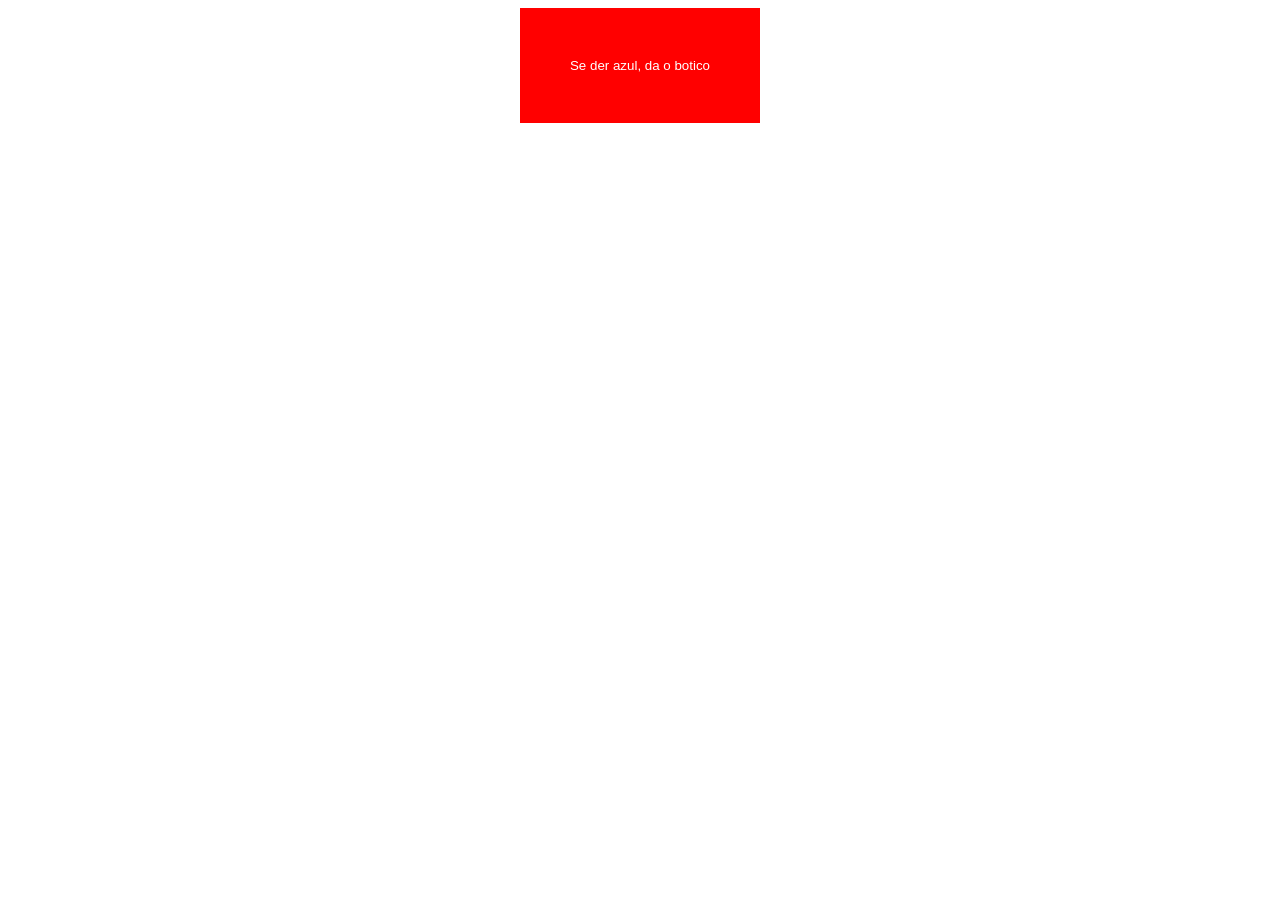
<file: LabProgWeb/Aula 1/index.html>
<!DOCTYPE html>
<html lang="pt-br">
<head>
    <meta name="viewport" content="width=device-width, initial-scale=1.0">
    <title>Teste Aula 1</title>
    <style>
        button {
            background-color: red;
            color: white;
            padding: 50px 50px;
            border: none;
            cursor: pointer;
            margin: 0 auto;
            display: block;
        }
    </style>
</head>
<body>
    <button onclick="mudarCor()">Se der azul, da o botico</button>
    <script>
        function mudarCor() {
            document.querySelector('button').style.backgroundColor = 'blue';

        }
    </script>
</body>        
</html>
</file>
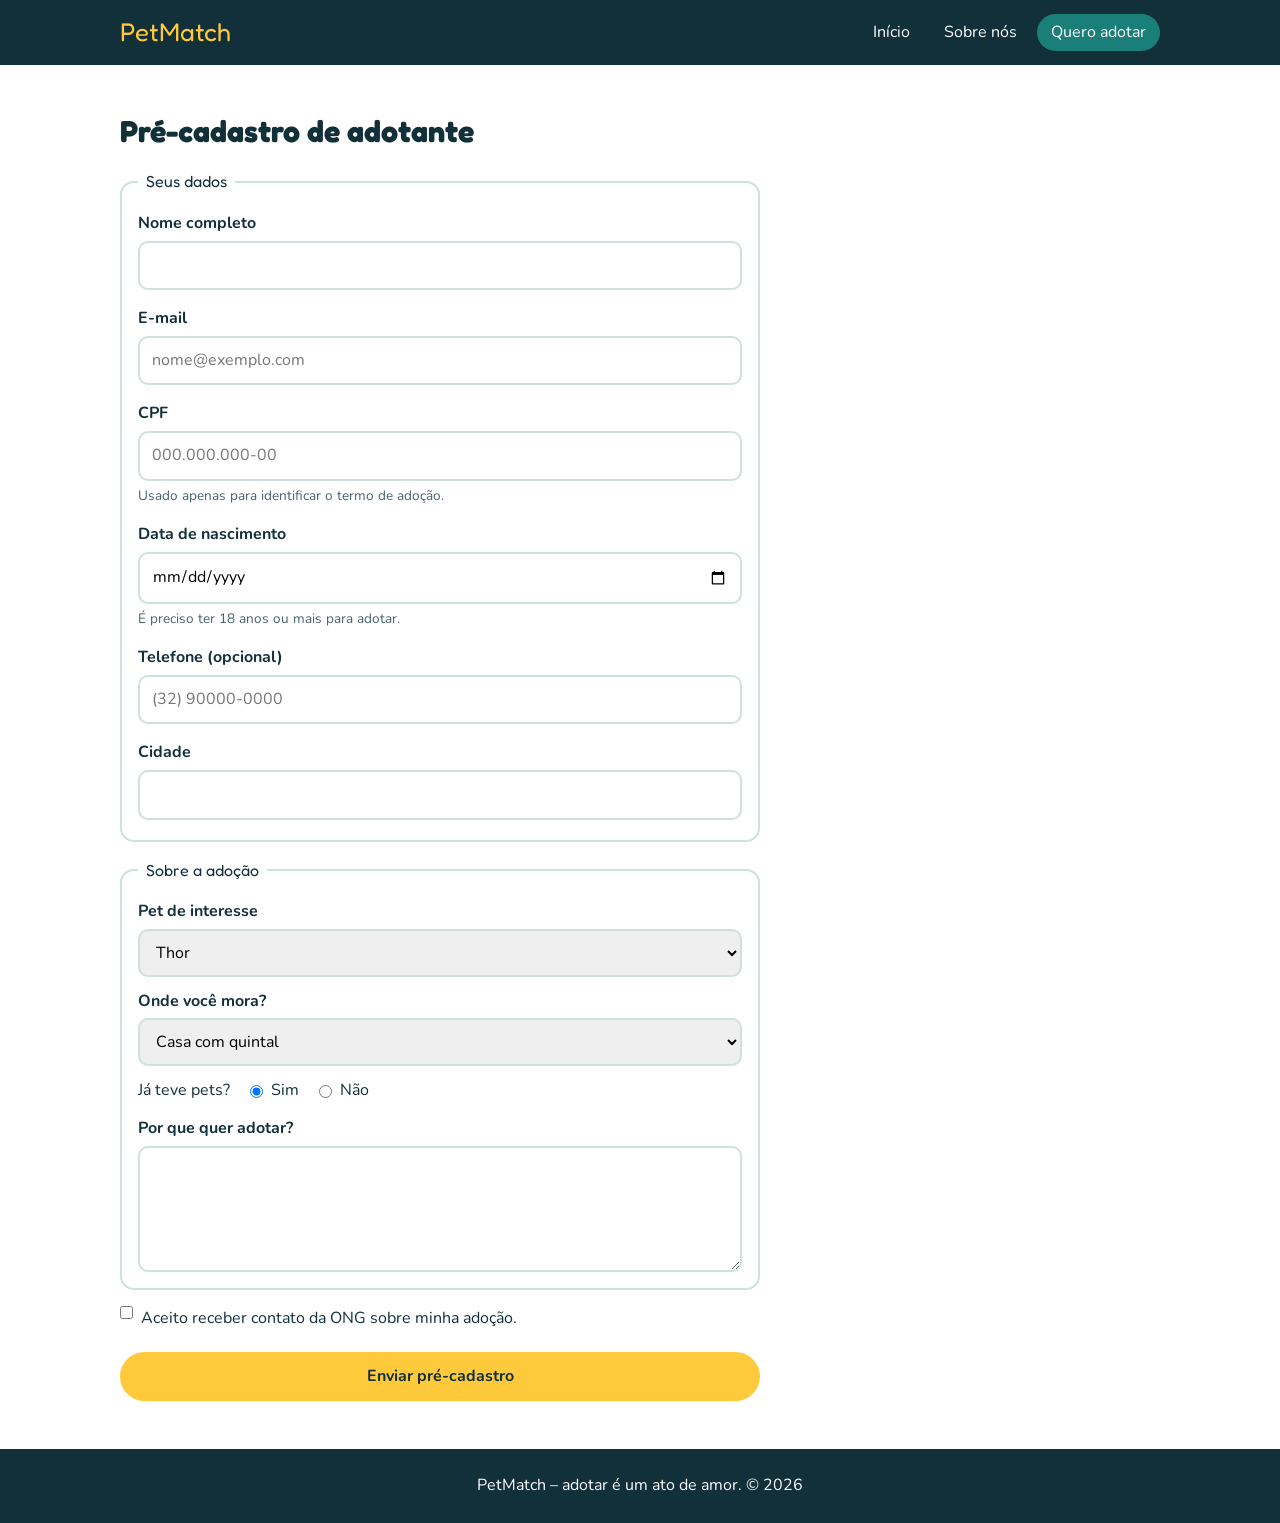
<file: LabProgWeb/Site/cadastro.html>
<!DOCTYPE html>
<html lang="pt-BR">
<head>
<meta charset="UTF-8">
<meta name="viewport" content="width=device-width, initial-scale=1">
<title>Pré-cadastro – PetMatch</title>
<link rel="preconnect" href="https://fonts.googleapis.com">
<link rel="stylesheet" href="https://fonts.googleapis.com/css2?family=Fredoka:wght@500;600&family=Nunito:wght@400;700&display=swap">
<link rel="stylesheet" href="style.css">
</head>
<body>
<header><div class="wrap">
<a class="logo" href="index.html">PetMatch</a>
<nav aria-label="Principal">
<a href="index.html">Início</a>
<a href="sobre.html">Sobre nós</a>
<a href="cadastro.html" aria-current="page">Quero adotar</a>
</nav></div></header>
<main><section><div class="wrap">
<h2>Pré-cadastro de adotante</h2>

<!-- Regiões de aviso: ficam sempre na página (vazias) e o script.js preenche o texto -->
<div class="alerta alerta-erro" id="alerta-erro" role="alert"></div>
<div class="alerta alerta-ok" id="alerta-ok" role="status"></div>

<form id="form-adocao" action="#" method="post">
<fieldset><legend>Seus dados</legend>
<div class="campo">
<label for="nome">Nome completo</label>
<input type="text" id="nome" name="nome" autocomplete="name" required aria-describedby="erro-nome">
<small class="erro" id="erro-nome"></small>
</div>
<div class="campo">
<label for="email">E-mail</label>
<input type="email" id="email" name="email" autocomplete="email" placeholder="nome@exemplo.com" required aria-describedby="erro-email">
<small class="erro" id="erro-email"></small>
</div>
<div class="campo">
<label for="cpf">CPF</label>
<input type="text" id="cpf" name="cpf" inputmode="numeric" maxlength="14" placeholder="000.000.000-00" autocomplete="off" required aria-describedby="dica-cpf erro-cpf">
<small class="dica" id="dica-cpf">Usado apenas para identificar o termo de adoção.</small>
<small class="erro" id="erro-cpf"></small>
</div>
<div class="campo">
<label for="nascimento">Data de nascimento</label>
<input type="date" id="nascimento" name="nascimento" autocomplete="bday" required aria-describedby="dica-nascimento erro-nascimento">
<small class="dica" id="dica-nascimento">É preciso ter 18 anos ou mais para adotar.</small>
<small class="erro" id="erro-nascimento"></small>
</div>
<div class="campo">
<label for="telefone">Telefone (opcional)</label>
<input type="tel" id="telefone" name="telefone" inputmode="tel" maxlength="15" autocomplete="tel-national" placeholder="(32) 90000-0000" aria-describedby="erro-telefone">
<small class="erro" id="erro-telefone"></small>
</div>
<div class="campo">
<label for="cidade">Cidade</label>
<input type="text" id="cidade" name="cidade" autocomplete="address-level2" required aria-describedby="erro-cidade">
<small class="erro" id="erro-cidade"></small>
</div>
</fieldset>
<fieldset><legend>Sobre a adoção</legend>
<div class="campo">
<label for="pet">Pet de interesse</label>
<select id="pet" name="pet"><option>Thor</option><option>Mel</option><option>Bidu</option><option>Luna</option><option>Rex</option><option>Tom</option><option>Ainda não sei</option></select>
</div>
<div class="campo">
<label for="moradia">Onde você mora?</label>
<select id="moradia" name="moradia"><option>Casa com quintal</option><option>Casa sem quintal</option><option>Apartamento</option></select>
</div>
<div class="row" role="group" aria-label="Já teve pets?">
<span>Já teve pets?</span>
<label><input type="radio" name="pets" value="sim" checked> Sim</label>
<label><input type="radio" name="pets" value="nao"> Não</label>
</div>
<div class="campo">
<label for="motivo">Por que quer adotar?</label>
<textarea id="motivo" name="motivo" rows="4"></textarea>
</div>
</fieldset>
<div class="campo">
<label class="check" for="aceite"><input type="checkbox" id="aceite" name="aceite" required aria-describedby="erro-aceite"> Aceito receber contato da ONG sobre minha adoção.</label>
<small class="erro" id="erro-aceite"></small>
</div>
<button class="btn" type="submit">Enviar pré-cadastro</button>
</form>
</div></section></main>
<footer><div class="wrap"><p>PetMatch – adotar é um ato de amor. © 2026</p></div></footer>
<script src="https://code.jquery.com/jquery-3.7.1.min.js" integrity="sha256-/JqT3SQfawRcv/BIHPThkBvs0OEvtFFmqPF/lYI/Cxo=" crossorigin="anonymous"></script>
<script src="script.js"></script>
</body>
</html>
</file>
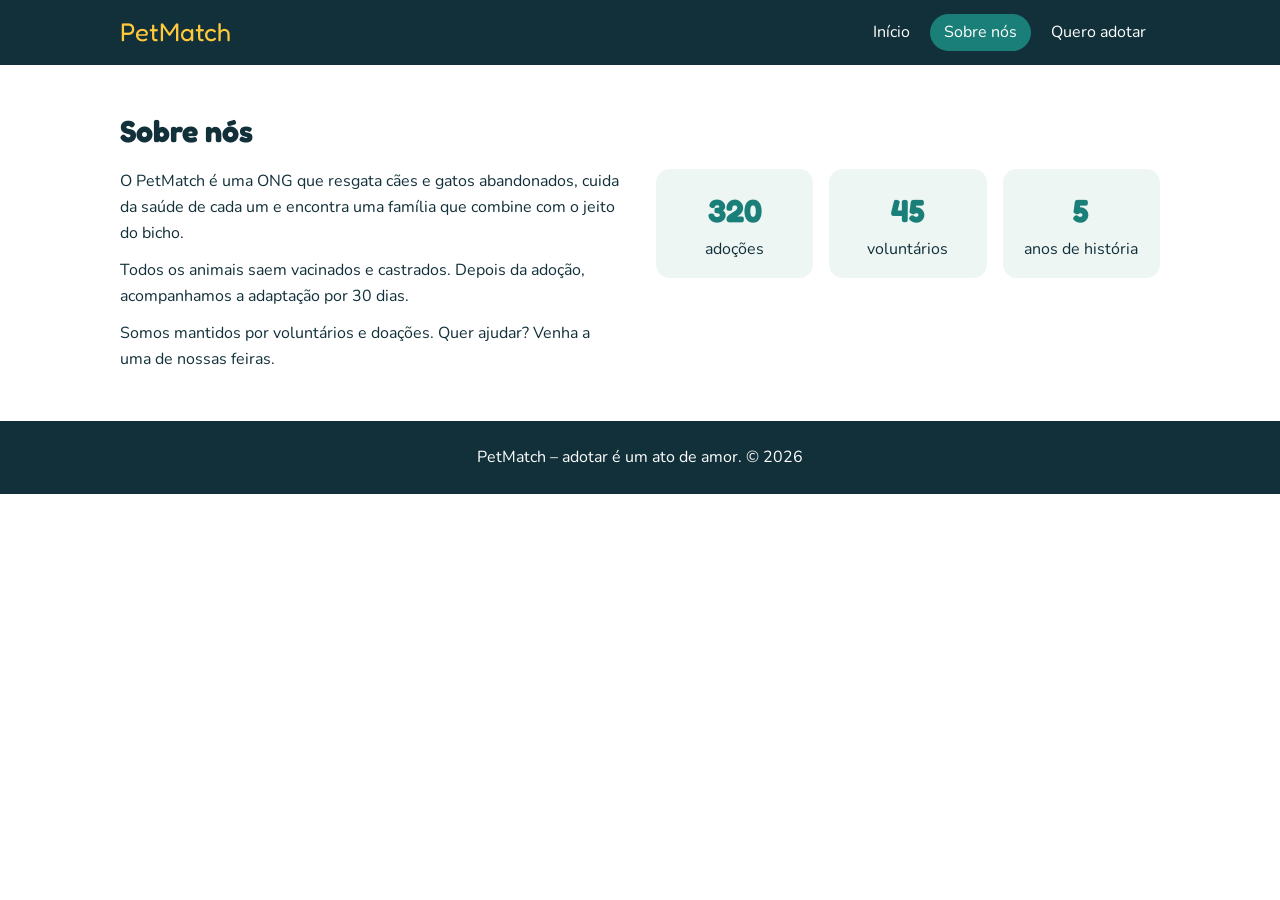
<file: LabProgWeb/Site/sobre.html>
<!DOCTYPE html>
<html lang="pt-BR">
<head>
<meta charset="UTF-8">
<meta name="viewport" content="width=device-width, initial-scale=1">
<title>Sobre nós – PetMatch</title>
<link rel="preconnect" href="https://fonts.googleapis.com">
<link rel="stylesheet" href="https://fonts.googleapis.com/css2?family=Fredoka:wght@500;600&family=Nunito:wght@400;700&display=swap">
<link rel="stylesheet" href="style.css">
</head>
<body>
<header><div class="wrap">
<a class="logo" href="index.html">PetMatch</a>
<nav aria-label="Principal">
<a href="index.html">Início</a>
<a href="sobre.html" aria-current="page">Sobre nós</a>
<a href="cadastro.html">Quero adotar</a>
</nav></div></header>
<main><section><div class="wrap">
<h2>Sobre nós</h2>
<div class="about">
<div>
<p>O PetMatch é uma ONG que resgata cães e gatos abandonados, cuida da saúde de cada um e encontra uma família que combine com o jeito do bicho.</p>
<p>Todos os animais saem vacinados e castrados. Depois da adoção, acompanhamos a adaptação por 30 dias.</p>
<p>Somos mantidos por voluntários e doações. Quer ajudar? Venha a uma de nossas feiras.</p>
</div>
<div class="numbers">
<div><strong>320</strong>adoções</div>
<div><strong>45</strong>voluntários</div>
<div><strong>5</strong>anos de história</div>
</div>
</div></div></section></main>
<footer><div class="wrap"><p>PetMatch – adotar é um ato de amor. © 2026</p></div></footer>
</body>
</html>
</file>
<file: LabProgWeb/Site/style.css>
:root{--ink:#12303a;--teal:#1b7f79;--sun:#ffc93c;--mint:#eef6f4;--white:#fff;--line:#cfe1dd}
*{box-sizing:border-box;margin:0}
body{font-family:"Nunito",system-ui,sans-serif;color:var(--ink);background:var(--white);line-height:1.6}
h1,h2,h3{font-family:"Fredoka","Trebuchet MS",sans-serif;line-height:1.2}
a{color:var(--teal)}
:focus-visible{outline:3px solid var(--sun);outline-offset:2px}
.wrap{max-width:1080px;margin:0 auto;padding:0 20px}
header{background:var(--ink)}
header .wrap{display:flex;flex-wrap:wrap;align-items:center;justify-content:space-between;gap:8px;padding-block:12px}
.logo{font-family:"Fredoka",sans-serif;font-size:1.6rem;color:var(--sun);text-decoration:none}
nav{display:flex;gap:6px;flex-wrap:wrap}
nav a{color:var(--white);text-decoration:none;padding:6px 14px;border-radius:99px}
nav a:hover,nav a[aria-current]{background:var(--teal)}
.banner{background:var(--teal);color:var(--white);padding:64px 0;text-align:center}
.banner h1{font-size:clamp(2rem,6vw,3.4rem);margin-bottom:12px}
.banner p{max-width:560px;margin:0 auto 24px}
.btn{display:inline-block;background:var(--sun);color:var(--ink);font-weight:700;border:0;border-radius:99px;padding:12px 28px;text-decoration:none;cursor:pointer;font:inherit;font-weight:700}
.btn:hover{background:#ffd966}
section{padding:48px 0}
section.alt{background:var(--mint)}
section h2{font-size:1.9rem;margin-bottom:20px}
.cards{display:grid;grid-template-columns:repeat(auto-fill,minmax(230px,1fr));gap:20px}
.card{background:var(--white);border:2px solid var(--line);border-radius:18px;overflow:hidden;display:flex;flex-direction:column}
.card .pic{font-size:4.5rem;text-align:center;padding:18px;background:var(--mint)}
.card .body{padding:16px;display:flex;flex-direction:column;gap:6px;flex:1}
.card .body .actions{margin-top:auto;padding-top:8px;display:flex;gap:8px;flex-wrap:wrap}
.card .body .btn{flex:1 1 auto;text-align:center;padding:8px 16px}
.tag{font-size:.85rem;color:var(--teal);font-weight:700}
.tables{display:flex;flex-wrap:wrap;gap:32px}
.tables>div{flex:1 1 400px;overflow-x:auto}
table{width:100%;border-collapse:collapse;background:var(--white)}
caption{text-align:left;font-family:"Fredoka",sans-serif;font-size:1.3rem;margin-bottom:8px}
th,td{padding:10px 12px;text-align:left;border-bottom:1px solid var(--line)}
thead th{background:var(--ink);color:var(--white)}
tbody tr:nth-child(even){background:var(--mint)}
.about{display:flex;flex-wrap:wrap;gap:32px;align-items:flex-start}
.about>*{flex:1 1 320px}
.about p+p{margin-top:12px}
.numbers{display:flex;gap:16px;flex-wrap:wrap}
.numbers div{flex:1 1 120px;background:var(--mint);border-radius:14px;padding:16px;text-align:center}
.numbers strong{display:block;font-family:"Fredoka",sans-serif;font-size:2rem;color:var(--teal)}
form{max-width:640px;display:grid;gap:16px}
fieldset{border:2px solid var(--line);border-radius:14px;padding:16px;display:grid;gap:12px}
legend{font-family:"Fredoka",sans-serif;padding:0 8px}
label{display:grid;gap:4px;font-weight:700}
input,select,textarea{font:inherit;padding:10px 12px;border:2px solid var(--line);border-radius:10px;width:100%}
input:focus,select:focus,textarea:focus{border-color:var(--teal)}
.row{display:flex;gap:20px;flex-wrap:wrap}
.row label{display:flex;align-items:center;gap:8px;font-weight:400}
.row input,label.check input{width:auto}
label.check{display:flex;gap:8px;align-items:flex-start;font-weight:400}
footer{background:var(--ink);color:var(--white);text-align:center;padding:24px 0}
@media (max-width:600px){.banner{padding:40px 0}section{padding:32px 0}}

/* ===== Parte 2 – interatividade (JavaScript/jQuery) ===== */
[hidden]{display:none!important}
.btn-ghost{background:var(--white);color:var(--teal);box-shadow:inset 0 0 0 2px var(--teal)}
.btn-ghost:hover{background:var(--mint)}

/* Filtro de pets */
.filtros{max-width:none;grid-template-columns:repeat(auto-fit,minmax(170px,1fr));gap:12px;align-items:end;margin-bottom:12px}
.status{color:var(--teal);font-weight:700;margin-bottom:16px;min-height:1.6em}
.vazio{padding:24px;border:2px dashed var(--line);border-radius:14px;text-align:center;margin-top:20px}
.card{cursor:pointer;transition:transform .15s,border-color .15s}
.card:hover{border-color:var(--teal);transform:translateY(-3px)}

/* Modal da história do pet */
.modal{position:fixed;inset:0;z-index:100;display:flex;align-items:center;justify-content:center;padding:16px;background:rgba(18,48,58,.75)}
.modal-box{position:relative;width:100%;max-width:520px;max-height:calc(100vh - 32px);overflow:auto;background:var(--white);border-radius:20px;padding-bottom:24px;box-shadow:0 20px 50px rgba(0,0,0,.35)}
.modal-box:focus{outline:none}
.modal-pic{font-size:5.5rem;text-align:center;padding:22px;background:var(--mint)}
.modal-content{padding:20px 24px 0;display:grid;gap:10px}
.modal-content h2{font-size:1.8rem}
.modal-content .btn{justify-self:start;margin-top:6px}
.modal-close{position:absolute;top:10px;right:10px;width:40px;height:40px;border:0;border-radius:50%;background:var(--ink);color:var(--white);font-size:1.5rem;line-height:1;cursor:pointer}
.chips{list-style:none;padding:0;display:flex;flex-wrap:wrap;gap:8px}
.chips li{background:var(--mint);border:1px solid var(--line);border-radius:99px;padding:2px 12px;font-size:.9rem;font-weight:700;color:var(--teal)}
body.modal-aberto{overflow:hidden}

/* Galeria (carousel com fade) */
.carousel{max-width:820px;margin:0 auto}
.stage{position:relative}
.slides{border-radius:18px;overflow:hidden;border:2px solid var(--line)}
.slide{display:flex;flex-direction:column;background:var(--bg,var(--mint))}
.slide .foto{flex:1;display:flex;align-items:center;justify-content:center;font-size:clamp(4.5rem,18vw,8rem);padding:28px 12px}
.slide figcaption{background:var(--ink);color:var(--white);padding:12px 16px;text-align:center}
.js-carousel .slides{position:relative;height:clamp(260px,52vw,400px)}
.js-carousel .slide{position:absolute;inset:0}
.car-btn,.car-bar{display:none}
.js-carousel .car-btn{display:block;position:absolute;top:50%;transform:translateY(-50%);z-index:2;width:44px;height:44px;border:0;border-radius:50%;background:rgba(18,48,58,.85);color:var(--white);font-size:1.7rem;line-height:1;cursor:pointer}
.js-carousel .car-btn:hover{background:var(--ink)}
.car-btn.prev{left:10px}
.car-btn.next{right:10px}
.js-carousel .car-bar{display:flex;align-items:center;justify-content:space-between;gap:12px;flex-wrap:wrap;margin-top:12px}
.car-pause{padding:6px 16px}
.dots{display:flex;gap:4px}
.dots button{position:relative;width:24px;height:24px;padding:0;border:0;background:none;cursor:pointer}
.dots button::before{content:"";position:absolute;inset:5px;border-radius:50%;background:var(--line);box-shadow:inset 0 0 0 1px var(--teal)}
.dots button[aria-current="true"]::before{background:var(--teal)}

/* Formulário: validação em tempo real */
.campo{display:grid;gap:4px}
.dica{color:#46636b;font-size:.85rem}
.erro{color:#a8261b;font-size:.875rem;font-weight:700}
.campo.invalido input,.campo.invalido select{border-color:#c0392b;background:#fff6f5}
.campo.valido input{border-color:#2e8b57}
.alerta{max-width:640px;margin-bottom:16px;padding:14px 16px;border-radius:12px;font-weight:700}
.alerta:empty{padding:0;margin:0;border:0}
.alerta-erro:not(:empty){background:#fdecea;border:2px solid #c0392b;color:#7a1c12}
.alerta-ok:not(:empty){background:#e6f5ec;border:2px solid #2e8b57;color:#14502f}

@media (prefers-reduced-motion:reduce){.card{transition:none}.card:hover{transform:none}}

/* Fotos dos pets (inseridas pelo fotos.js) */
.com-foto img{display:block;width:100%;height:100%;object-fit:cover}
.card .pic.com-foto{padding:0;height:200px;font-size:0}
.modal-pic.com-foto{padding:0;height:260px;font-size:0}
.js-carousel .slide .foto.com-foto{position:relative;padding:0;min-height:0;font-size:0}
.js-carousel .slide .foto.com-foto img{position:absolute;inset:0}
</file>
